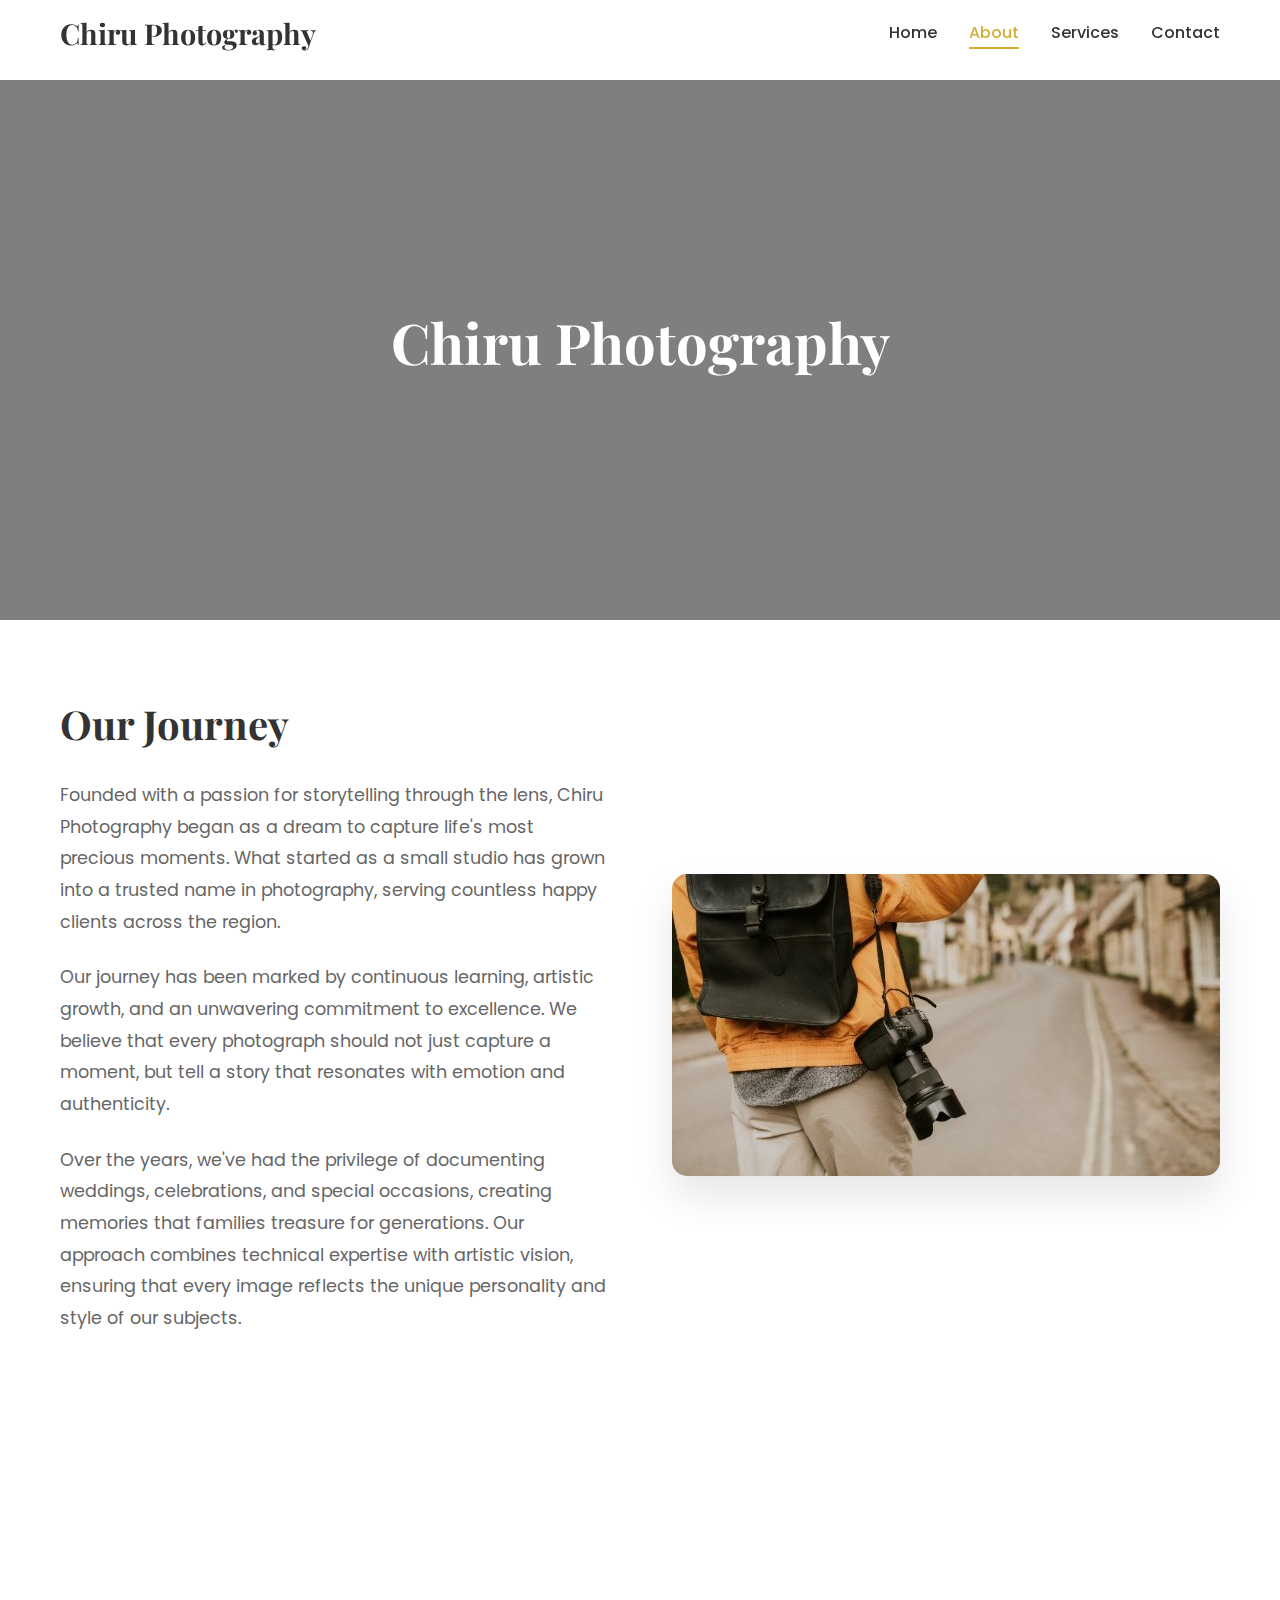
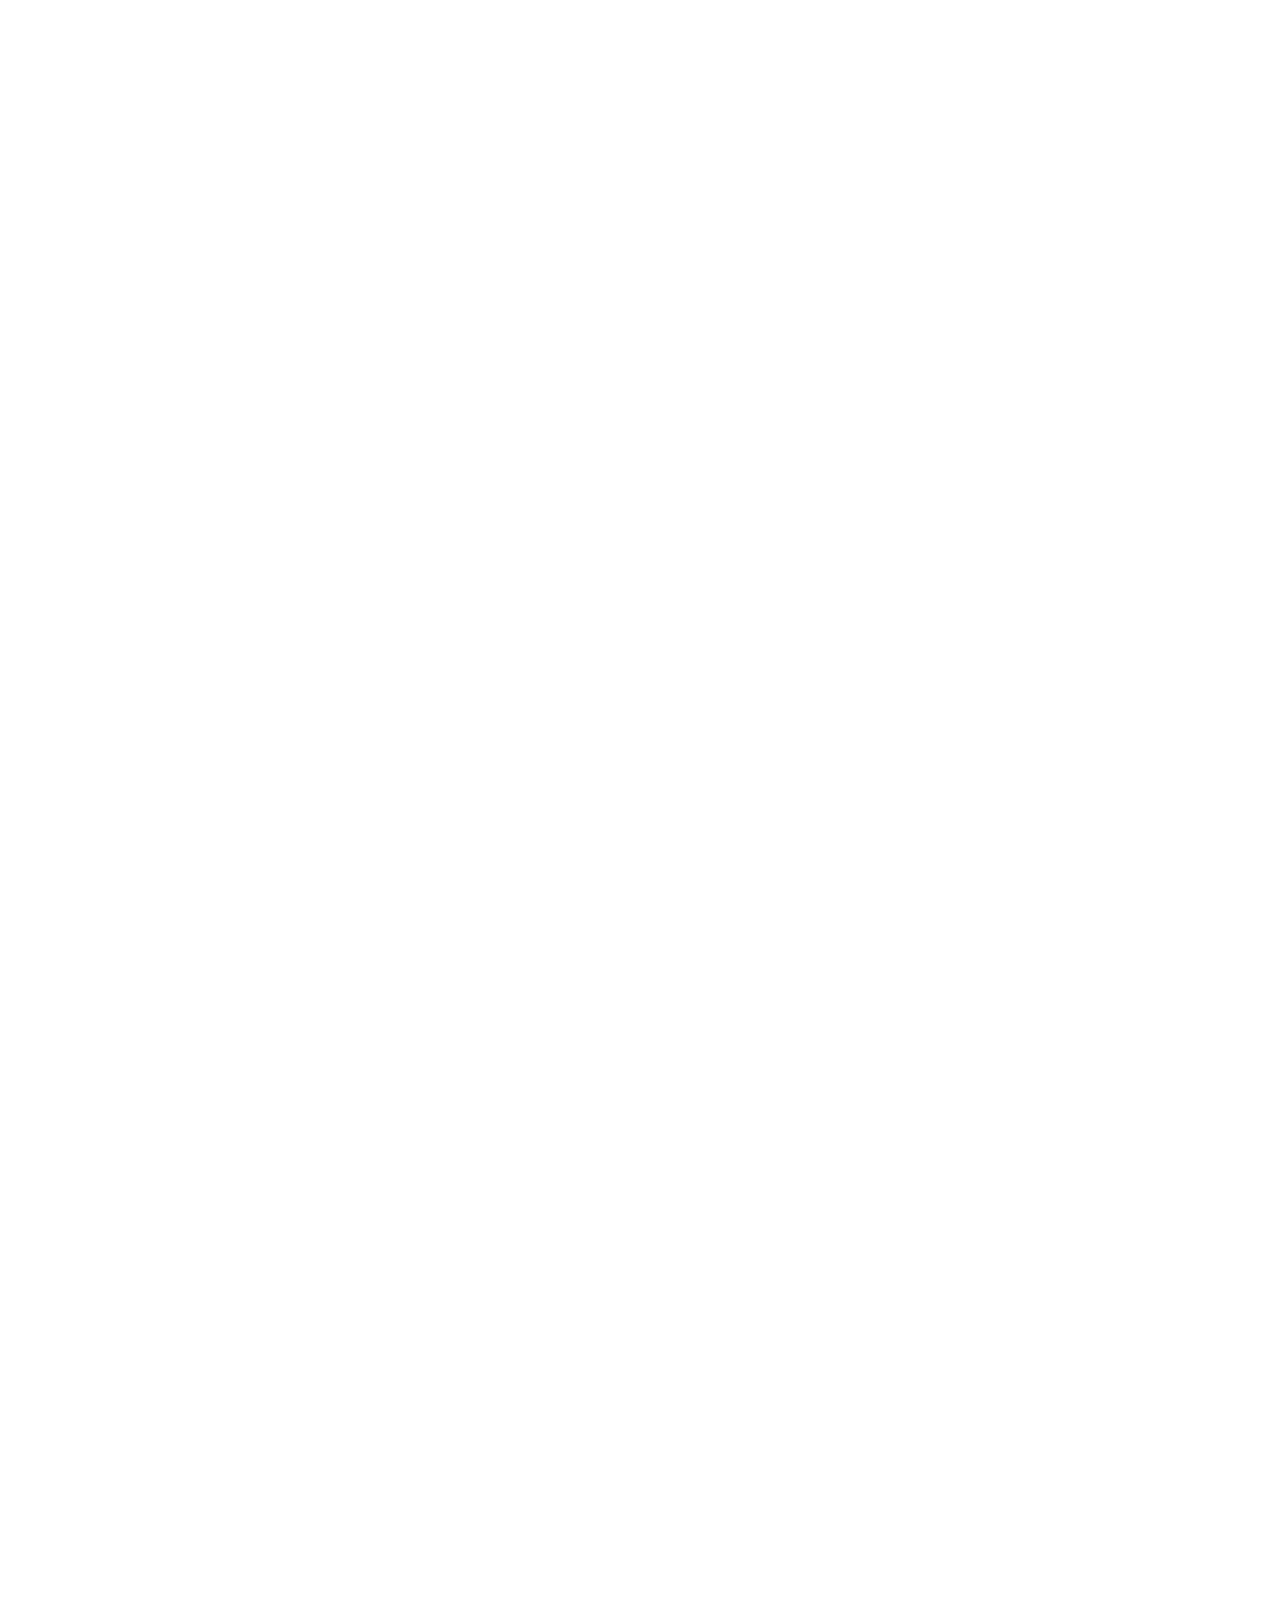
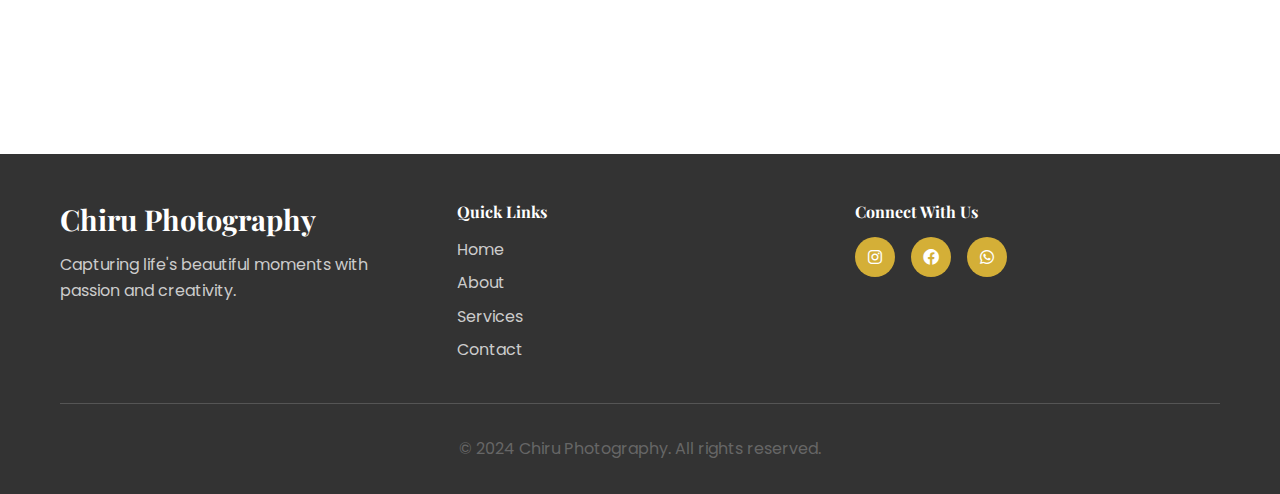
<file: about.html>
<!DOCTYPE html>
<html lang="en">
<head>
    <meta charset="UTF-8">
    <meta name="viewport" content="width=device-width, initial-scale=1.0">
    <title>About Us - Chiru Photography</title>
    <link rel="stylesheet" href="styles.css">
    <link href="https://fonts.googleapis.com/css2?family=Playfair+Display:wght@400;700&family=Poppins:wght@300;400;500;600&display=swap" rel="stylesheet">
    <link rel="stylesheet" href="https://cdnjs.cloudflare.com/ajax/libs/font-awesome/6.0.0/css/all.min.css">
</head>
<body>
    <!-- Navigation -->
    <nav class="navbar">
        <div class="nav-container">
            <div class="nav-logo">
                <h2>Chiru Photography</h2>
            </div>
            <ul class="nav-menu">
                <li class="nav-item">
                    <a href="index.html" class="nav-link">Home</a>
                </li>
                <li class="nav-item">
                    <a href="about.html" class="nav-link active">About</a>
                </li>
                <li class="nav-item">
                    <a href="services.html" class="nav-link">Services</a>
                </li>
                <li class="nav-item">
                    <a href="contact.html" class="nav-link">Contact</a>
                </li>
            </ul>
            <div class="hamburger">
                <span class="bar"></span>
                <span class="bar"></span>
                <span class="bar"></span>
            </div>
        </div>
    </nav>

    <!-- Banner Section -->
    <section class="page-banner">
        <div class="banner-overlay"></div>
        <div class="banner-content">
            <h1>Chiru Photography</h1>
        </div>
    </section>

    <!-- About Content -->
    <section class="about-content">
        <div class="container">
            <div class="about-grid">
                <div class="about-text">
                    <h2>Our Journey</h2>
                    <p>Founded with a passion for storytelling through the lens, Chiru Photography began as a dream to capture life's most precious moments. What started as a small studio has grown into a trusted name in photography, serving countless happy clients across the region.</p>
                    
                    <p>Our journey has been marked by continuous learning, artistic growth, and an unwavering commitment to excellence. We believe that every photograph should not just capture a moment, but tell a story that resonates with emotion and authenticity.</p>
                    
                    <p>Over the years, we've had the privilege of documenting weddings, celebrations, and special occasions, creating memories that families treasure for generations. Our approach combines technical expertise with artistic vision, ensuring that every image reflects the unique personality and style of our subjects.</p>
                </div>
                <div class="about-image">
                    <img src="images/dslr-camera.jpg" alt="Studio Setup">
                </div>
                
                
                
            </div>
        </div>
    </section>

    <!-- Mission & Values -->
    <section class="mission-values">
        <div class="container">
            <div class="mission-grid">
                <div class="mission-card">
                    <div class="mission-icon">
                        <i class="fas fa-heart"></i>
                    </div>
                    <h3>Our Mission</h3>
                    <p>To capture life's beautiful moments with creativity, passion, and artistic vision, creating timeless memories that families cherish forever.</p>
                </div>
                <div class="mission-card">
                    <div class="mission-icon">
                        <i class="fas fa-star"></i>
                    </div>
                    <h3>Our Values</h3>
                    <p>Authenticity, creativity, excellence, and a deep commitment to understanding and capturing the unique essence of every moment and person.</p>
                </div>
                <div class="mission-card">
                    <div class="mission-icon">
                        <i class="fas fa-camera"></i>
                    </div>
                    <h3>Our Approach</h3>
                    <p>We blend traditional photography techniques with modern artistic vision, creating images that are both timeless and contemporary.</p>
                </div>
            </div>
        </div>
    </section>

    <!-- Team Section -->
    <section class="team-section">
        <div class="container">
            <h2 class="section-title">Meet Our Lead Photographer</h2>
            <div class="team-member">
                <div class="member-image">
                    <img src="images/chiru pic.jpg" alt="Lead Photographer">

                </div>
                <div class="member-bio">
                    <h3>Chiranjeevi</h3>
                    <h4>Founder & Lead Photographer</h4>
                    <p>With over 5 years of experience in professional photography, Chiru has developed a unique style that combines artistic vision with technical excellence. His passion for storytelling through images has made him one of the most sought-after photographers in the region.</p>
                    <p>Chiru specializes in wedding photography, cultural ceremonies, and portrait sessions. His ability to capture genuine emotions and create beautiful compositions has earned him the trust and admiration of countless clients.</p>
                    <p>When not behind the camera, Chiru enjoys exploring new techniques, mentoring aspiring photographers, and spending time with his family. His dedication to his craft and commitment to client satisfaction are the cornerstones of Chiru Photography's success.</p>
                </div>
            </div>
        </div>
    </section>

    <!-- Quote Section -->
    <section class="quote-section">
        <div class="container">
            <div class="quote-content">
                <blockquote>
                    "Photography is the art of frozen time, the ability to store emotion and feelings in a frame."
                </blockquote>
            </div>
        </div>
    </section>

    <!-- CTA Section -->
    <section class="about-cta">
        <div class="container">
            <div class="cta-content">
                <h2>Ready to Create Beautiful Memories?</h2>
                <p>Explore our services and let us capture your special moments with artistry and passion.</p>
                <a href="services.html" class="cta-button">Explore Our Services</a>
            </div>
        </div>
    </section>

    <!-- Footer -->
    <footer class="footer">
        <div class="container">
            <div class="footer-content">
                <div class="footer-section">
                    <h3>Chiru Photography</h3>
                    <p>Capturing life's beautiful moments with passion and creativity.</p>
                </div>
                <div class="footer-section">
                    <h4>Quick Links</h4>
                    <ul>
                        <li><a href="index.html">Home</a></li>
                        <li><a href="about.html">About</a></li>
                        <li><a href="services.html">Services</a></li>
                        <li><a href="contact.html">Contact</a></li>
                    </ul>
                </div>
                <div class="footer-section">
                    <h4>Connect With Us</h4>
                    <div class="social-links">
                        <a href="#" class="social-link"><i class="fab fa-instagram"></i></a>
                        <a href="#" class="social-link"><i class="fab fa-facebook"></i></a>
                        <a href="https://wa.me/916302236724" class="social-link" target="_blank"><i class="fab fa-whatsapp"></i></a>
                    </div>
                </div>
            </div>
            <div class="footer-bottom">
                <p>&copy; 2024 Chiru Photography. All rights reserved.</p>
            </div>
        </div>
    </footer>

    <script src="script.js"></script>
</body>
</html>
</file>
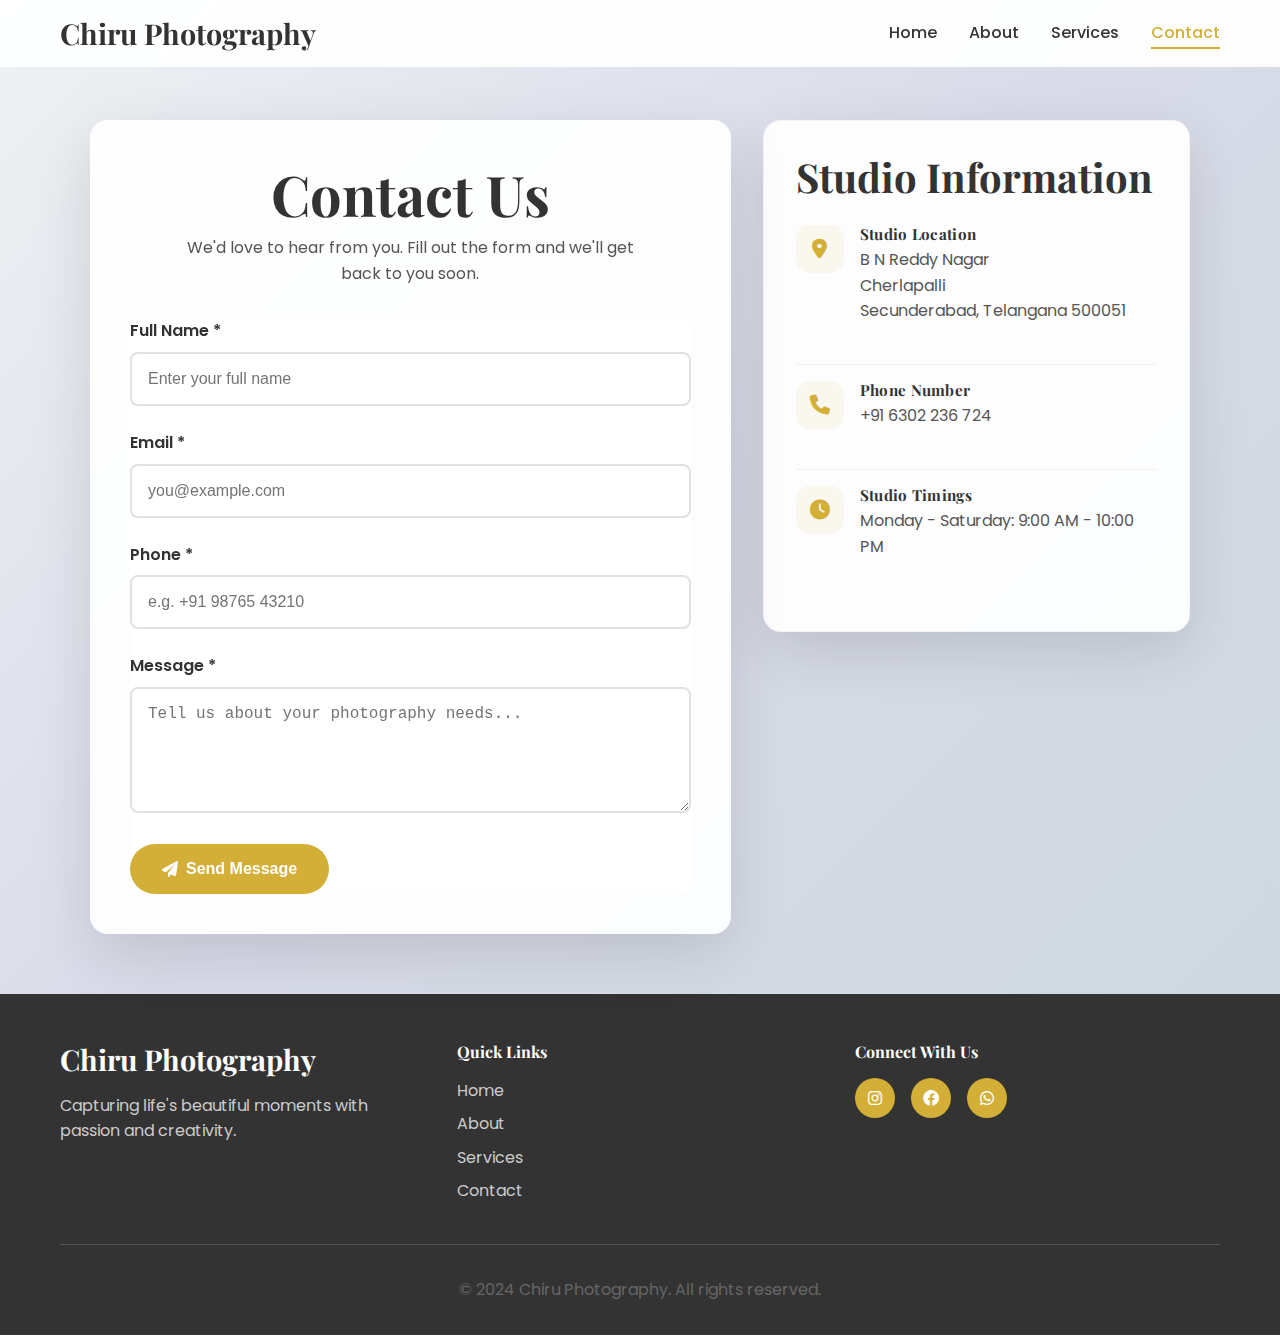
<file: contact.html>
<!DOCTYPE html>
<html lang="en">
<head>
    <meta charset="UTF-8">
    <meta name="viewport" content="width=device-width, initial-scale=1.0">
    <title>Contact Us - Chiru Photography</title>
    <link rel="stylesheet" href="styles.css">
    <link href="https://fonts.googleapis.com/css2?family=Playfair+Display:wght@400;700&family=Poppins:wght@300;400;500;600&display=swap" rel="stylesheet">
    <link rel="stylesheet" href="https://cdnjs.cloudflare.com/ajax/libs/font-awesome/6.0.0/css/all.min.css">
</head>
<body>
    <!-- Navigation -->
    <nav class="navbar">
        <div class="nav-container">
            <div class="nav-logo">
                <h2>Chiru Photography</h2>
            </div>
            <ul class="nav-menu">
                <li class="nav-item">
                    <a href="index.html" class="nav-link">Home</a>
                </li>
                <li class="nav-item">
                    <a href="about.html" class="nav-link">About</a>
                </li>
                <li class="nav-item">
                    <a href="services.html" class="nav-link">Services</a>
                </li>
                <li class="nav-item">
                    <a href="contact.html" class="nav-link active">Contact</a>
                </li>
            </ul>
            <div class="hamburger">
                <span class="bar"></span>
                <span class="bar"></span>
                <span class="bar"></span>
            </div>
        </div>
    </nav>

    <!-- Centered Contact Section -->
    <section class="contact-page-centered">
        <div class="contact-layout">
            <div class="contact-card">
                <h1>Contact Us</h1>
                <p class="contact-subtitle">We'd love to hear from you. Fill out the form and we'll get back to you soon.</p>
                <form class="contact-form" id="contactForm">
                <div class="form-group">
                    <label for="name">Full Name *</label>
                    <input type="text" id="name" name="name" placeholder="Enter your full name" required>
                    <span class="error-message" id="nameError"></span>
                </div>

                <div class="form-group">
                    <label for="email">Email *</label>
                    <input type="email" id="email" name="email" placeholder="you@example.com" required>
                    <span class="error-message" id="emailError"></span>
                </div>

                <div class="form-group">
                    <label for="phone">Phone *</label>
                    <input type="tel" id="phone" name="phone" placeholder="e.g. +91 98765 43210" required>
                    <span class="error-message" id="phoneError"></span>
                </div>

                <div class="form-group">
                    <label for="message">Message *</label>
                    <textarea id="message" name="message" rows="5" placeholder="Tell us about your photography needs..." required></textarea>
                    <span class="error-message" id="messageError"></span>
                </div>

                <button type="submit" class="submit-btn">
                    <i class="fas fa-paper-plane"></i>
                    Send Message
                </button>
                </form>
            </div>
            <aside class="contact-info">
                <h2>Studio Information</h2>

                <div class="info-item">
                    <div class="info-icon">
                        <i class="fas fa-map-marker-alt"></i>
                    </div>
                    <div class="info-content">
                        <h4>Studio Location</h4>
                        <p>B N Reddy Nagar<br> Cherlapalli<br> Secunderabad, Telangana 500051</p>
                    </div>
                </div>

                <div class="info-item">
                    <div class="info-icon">
                        <i class="fas fa-phone"></i>
                    </div>
                    <div class="info-content">
                        <h4>Phone Number</h4>
                        <p>+91 6302 236 724</p>
                    </div>
                </div>

                <div class="info-item">
                    <div class="info-icon">
                        <i class="fas fa-clock"></i>
                    </div>
                    <div class="info-content">
                        <h4>Studio Timings</h4>
                        <p>Monday - Saturday: 9:00 AM - 10:00 PM</p>
                    </div>
                </div>
            </aside>
        </div>
    </section>

    <!-- Footer -->
    <footer class="footer">
        <div class="container">
            <div class="footer-content">
                <div class="footer-section">
                    <h3>Chiru Photography</h3>
                    <p>Capturing life's beautiful moments with passion and creativity.</p>
                </div>
                <div class="footer-section">
                    <h4>Quick Links</h4>
                    <ul>
                        <li><a href="index.html">Home</a></li>
                        <li><a href="about.html">About</a></li>
                        <li><a href="services.html">Services</a></li>
                        <li><a href="contact.html">Contact</a></li>
                    </ul>
                </div>
                <div class="footer-section">
                    <h4>Connect With Us</h4>
                    <div class="social-links">
                        <a href="#" class="social-link"><i class="fab fa-instagram"></i></a>
                        <a href="#" class="social-link"><i class="fab fa-facebook"></i></a>
                        <a href="https://wa.me/916302236724" class="social-link" target="_blank"><i class="fab fa-whatsapp"></i></a>
                    </div>
                </div>
            </div>
            <div class="footer-bottom">
                <p>&copy; 2024 Chiru Photography. All rights reserved.</p>
            </div>
        </div>
    </footer>

    <script src="script.js"></script>
</body>
</html>
</file>
<file: styles.css>
/* Reset and Base Styles */
* {
    margin: 0;
    padding: 0;
    box-sizing: border-box;
}

html {
    scroll-behavior: smooth;
}

body {
    font-family: 'Poppins', sans-serif;
    line-height: 1.6;
    color: #333;
    overflow-x: hidden;
}

.container {
    max-width: 1200px;
    margin: 0 auto;
    padding: 0 20px;
}

/* Typography */
h1, h2, h3, h4, h5, h6 {
    font-family: 'Playfair Display', serif;
    font-weight: 700;
    line-height: 1.2;
}

h1 {
    font-size: 3.5rem;
    margin-bottom: 1rem;
}

h2 {
    font-size: 2.5rem;
    margin-bottom: 1.5rem;
}

h3 {
    font-size: 1.8rem;
    margin-bottom: 1rem;
}

p {
    margin-bottom: 1rem;
    color: #666;
}

/* Navigation */
.navbar {
    position: fixed;
    top: 0;
    width: 100%;
    background: rgba(255, 255, 255, 0.95);
    backdrop-filter: blur(10px);
    z-index: 1000;
    padding: 1rem 0;
    transition: all 0.3s ease;
}

.nav-container {
    max-width: 1200px;
    margin: 0 auto;
    padding: 0 20px;
    display: flex;
    justify-content: space-between;
    align-items: center;
}

.nav-logo h2 {
    font-family: 'Playfair Display', serif;
    color: #333;
    font-size: 1.8rem;
    margin: 0;
}

.nav-menu {
    display: flex;
    list-style: none;
    gap: 2rem;
}

.nav-link {
    text-decoration: none;
    color: #333;
    font-weight: 500;
    transition: color 0.3s ease;
    position: relative;
}

.nav-link:hover,
.nav-link.active {
    color: #d4af37;
}

.nav-link::after {
    content: '';
    position: absolute;
    bottom: -5px;
    left: 0;
    width: 0;
    height: 2px;
    background: #d4af37;
    transition: width 0.3s ease;
}

.nav-link:hover::after,
.nav-link.active::after {
    width: 100%;
}

.hamburger {
    display: none;
    flex-direction: column;
    cursor: pointer;
}

.bar {
    width: 25px;
    height: 3px;
    background: #333;
    margin: 3px 0;
    transition: 0.3s;
}

/* Hero Section */
.hero {
    height: 100vh;
    background: linear-gradient(rgba(0, 0, 0, 0.4), rgba(0, 0, 0, 0.4)),
    url('../images/indian-photographer-with-camera-pastel-wall (1).jpg');
    background-size: cover;
    background-position: center;
    background-attachment: fixed;
    display: flex;
    align-items: center;
    justify-content: center;
    text-align: center;
    color: white;
    position: relative;
}

.hero-overlay {
    position: absolute;
    top: 0;
    left: 0;
    right: 0;
    bottom: 0;
    background: linear-gradient(45deg, rgba(99, 98, 98, 0.5), rgba(0, 0, 0, 0.3));
}

.hero-content {
    position: relative;
    z-index: 2;
    max-width: 800px;
    padding: 0 20px;
}

.hero-title {
    font-size: 4rem;
    margin-bottom: 1rem;
    animation: fadeInUp 1s ease;
}

.hero-subtitle {
    font-size: 1.5rem;
    margin-bottom: 2rem;
    animation: fadeInUp 1s ease 0.3s both;
}

/* Intro Section */
.intro {
    padding: 5rem 0;
    background: #f9f9f9;
}

.intro-content {
    text-align: center;
    max-width: 800px;
    margin: 0 auto;
}

.intro-content h2 {
    color: #333;
    margin-bottom: 2rem;
}

.intro-content p {
    font-size: 1.1rem;
    line-height: 1.8;
    color: #ffffff;
}

/* Intro Section */
.intro {
    padding: 5rem 0;
    background: #f9f9f9;
}

.intro-content {
    text-align: center;
    max-width: 800px;
    margin: 0 auto;
}

.intro-content h2 {
    color: #333;
    margin-bottom: 2rem;
}

.intro-content p {
    font-size: 1.1rem;
    line-height: 1.8;
    color: #666;
}

/* Text + Media Section */
.text-media {
    padding: 5rem 0;
}

.text-media-grid {
    display: grid;
    grid-template-columns: 1fr 1fr;
    gap: 4rem;
    align-items: center;
}

.text-content h2 {
    color: #333;
    margin-bottom: 2rem;
}

.text-content p {
    font-size: 1.1rem;
    line-height: 1.8;
    margin-bottom: 1.5rem;
}

.media-content {
    position: relative;
}

.image-gallery {
    position: relative;
    overflow: hidden;
    border-radius: 10px;
    box-shadow: 0 20px 40px rgba(0, 0, 0, 0.1);
}

.gallery-image {
    width: 100%;
    height: 550px;
    object-fit: cover;
    transition: all 0.5s ease;
    opacity: 0;
    transform: translateY(30px) scale(0.95);
    animation: imageReveal 1s ease forwards;
}

.image-gallery:hover .gallery-image {
    transform: scale(1.08) translateY(-5px);
    box-shadow: 0 25px 50px rgba(0, 0, 0, 0.2);
}

@keyframes imageReveal {
    0% {
        opacity: 0;
        transform: translateY(30px) scale(0.95);
    }
    100% {
        opacity: 1;
        transform: translateY(0) scale(1);
    }
}

/* Add a subtle glow effect on hover */
.image-gallery::before {
    content: '';
    position: absolute;
    top: 0;
    left: 0;
    right: 0;
    bottom: 0;
    background: linear-gradient(45deg, rgba(212, 175, 55, 0.1), transparent);
    opacity: 0;
    transition: opacity 0.3s ease;
    border-radius: 10px;
    pointer-events: none;
}

.image-gallery:hover::before {
    opacity: 1;
}

/* Before After Gallery Styles */
.before-after-gallery {
    display: flex;
    flex-direction: column;
    gap: 30px;
}

.before-after-container {
    display: grid;
    grid-template-columns: 1fr 1fr;
    gap: 20px;
    background: white;
    border-radius: 15px;
    padding: 20px;
    box-shadow: 0 10px 30px rgba(0, 0, 0, 0.1);
    transition: transform 0.3s ease, box-shadow 0.3s ease;
}

.before-after-container:hover {
    transform: translateY(-5px);
    box-shadow: 0 15px 40px rgba(0, 0, 0, 0.15);
}

.before-after-item {
    position: relative;
    border-radius: 10px;
    overflow: hidden;
    box-shadow: 0 5px 15px rgba(0, 0, 0, 0.1);
}

.image-label {
    position: absolute;
    top: 15px;
    left: 15px;
    background: rgba(0, 0, 0, 0.7);
    color: white;
    padding: 8px 16px;
    border-radius: 20px;
    font-size: 0.9rem;
    font-weight: 600;
    z-index: 2;
    backdrop-filter: blur(10px);
}

.before-image,
.after-image {
    width: 100%;
    height: 200px;
    object-fit: cover;
    transition: transform 0.3s ease;
}

.before-image:hover,
.after-image:hover {
    transform: scale(1.05);
}

/* Services Section */
.services {
    padding: 5rem 0;
    background: #f9f9f9;
}

.section-title {
    text-align: center;
    color: #333;
    margin-bottom: 3rem;
}

.services-grid {
    display: grid;
    grid-template-columns: repeat(auto-fit, minmax(300px, 1fr));
    gap: 2rem;
}

.service-card {
    background: white;
    border-radius: 15px;
    overflow: hidden;
    box-shadow: 0 10px 30px rgba(0, 0, 0, 0.1);
    transition: transform 0.3s ease, box-shadow 0.3s ease;
    display: flex;
    flex-direction: column;
    height: 100%;
}

.service-card:hover {
    transform: translateY(-10px);
    box-shadow: 0 20px 40px rgba(0, 0, 0, 0.15);
}

.service-image {
    height: 250px;
    overflow: hidden;
}

.service-image img {
    width: 100%;
    height: 100%;
    object-fit: cover;
    transition: transform 0.3s ease;
}

.service-card:hover .service-image img {
    transform: scale(1.1);
}

.service-content {
    padding: 2rem;
    display: flex;
    flex-direction: column;
    flex: 1;
}

.service-content h3 {
    color: #333;
    margin-bottom: 1rem;
}

.service-content p {
    color: #666;
    line-height: 1.6;
    text-align: justify;
}

/* CTA Section */
.cta-section {
    padding: 5rem 0;
    background: linear-gradient(135deg, #9599a8 0%, #764ba2 100%);
    color: white;
    text-align: center;
}

.cta-content h2 {
    font-size: 2.5rem;
    margin-bottom: 1rem;
    font-style: italic;
}

.cta-content p {
    font-size: 1.2rem;
    margin-bottom: 2rem;
    color: rgba(255, 255, 255, 0.9);
}

.cta-button {
    display: inline-block;
    padding: 1rem 2rem;
    background: #d4af37;
    color: white;
    text-decoration: none;
    border-radius: 50px;
    font-weight: 600;
    transition: all 0.3s ease;
    border: 2px solid #d4af37;
}

.cta-button:hover {
    background: transparent;
    color: #d4af37;
    transform: translateY(-2px);
}

/* Page Banner */
.page-banner {
    height: 60vh;
    background: linear-gradient(rgba(0, 0, 0, 0.5), rgba(0, 0, 0, 0.5)),
                url('https://images.unsplash.com/photo-1492691527719-9d1e07e534b4?ixlib=rb-4.0.3&ixid=M3wxMjA3fDB8MHxwaG90by1wYWdlfHx8fGVufDB8fHx8fA%3D%3D&auto=format&fit=crop&w=2000&q=80');
    background-size: cover;
    background-position: center;
    display: flex;
    align-items: center;
    justify-content: center;
    text-align: center;
    color: white;
    margin-top: 80px;
}

.banner-content h1 {
    font-size: 3.5rem;
    margin-bottom: 1rem;
}

.banner-content p {
    font-size: 1.2rem;
    color: rgba(255, 255, 255, 0.9);
}

/* About Page Styles */
.about-content {
    padding: 5rem 0;
}

.about-grid {
    display: grid;
    grid-template-columns: 1fr 1fr;
    gap: 4rem;
    align-items: center;
}

.about-text h2 {
    color: #333;
    margin-bottom: 2rem;
}

.about-text p {
    font-size: 1.1rem;
    line-height: 1.8;
    margin-bottom: 1.5rem;
}

.about-image img {
    width: 100%;
    border-radius: 15px;
    box-shadow: 0 20px 40px rgba(0, 0, 0, 0.1);
}

.mission-values {
    padding: 5rem 0;
    background: #f9f9f9;
}

.mission-grid {
    display: grid;
    grid-template-columns: repeat(auto-fit, minmax(300px, 1fr));
    gap: 2rem;
}

.mission-card {
    background: white;
    padding: 2.5rem;
    border-radius: 15px;
    text-align: center;
    box-shadow: 0 10px 30px rgba(0, 0, 0, 0.1);
    transition: transform 0.3s ease;
}

.mission-card:hover {
    transform: translateY(-5px);
}

.mission-icon {
    font-size: 3rem;
    color: #d4af37;
    margin-bottom: 1.5rem;
}

.mission-card h3 {
    color: #333;
    margin-bottom: 1rem;
}

.team-section {
    padding: 5rem 0;
}

.team-member {
    display: grid;
    grid-template-columns: 1fr 2fr;
    gap: 3rem;
    align-items: center;
}

.member-image img {
    width: 100%;
    border-radius: 15px;
    box-shadow: 0 20px 40px rgba(0, 0, 0, 0.1);
}

.member-bio h3 {
    color: #333;
    margin-bottom: 0.5rem;
}

.member-bio h4 {
    color: #d4af37;
    font-size: 1.2rem;
    margin-bottom: 1.5rem;
}

.member-bio p {
    font-size: 1.1rem;
    line-height: 1.8;
    margin-bottom: 1.5rem;
}

.quote-section {
    padding: 5rem 0;
    background: linear-gradient(135deg, #667eea 0%, #764ba2 100%);
    color: white;
    text-align: center;
}

.quote-content blockquote {
    font-size: 2rem;
    font-style: italic;
    margin-bottom: 1rem;
    line-height: 1.4;
}

.quote-content cite {
    font-size: 1.1rem;
    opacity: 0.8;
}

.about-cta {
    padding: 5rem 0;
    background: #f9f9f9;
    text-align: center;
}

/* Services Page Styles */
.services-page {
    padding: 5rem 0;
}

.services-page .service-card {
    margin-bottom: 2rem;
}

.book-now-btn {
    display: inline-block;
    padding: 0.8rem 1.5rem;
    background: #d4af37;
    color: white;
    text-decoration: none;
    border-radius: 25px;
    font-weight: 600;
    transition: all 0.3s ease;
    margin-top: 1rem;
}

/* Ensure service page buttons align at the bottom of each card */
.service-content .book-now-btn {
    margin-top: auto;
    align-self: flex-start;
}

.book-now-btn:hover {
    background: #c19b2e;
    transform: translateY(-2px);
}

.additional-services {
    padding: 5rem 0;
    background: #f9f9f9;
}

.additional-grid {
    display: grid;
    grid-template-columns: repeat(auto-fit, minmax(250px, 1fr));
    gap: 2rem;
}

.additional-card {
    background: white;
    padding: 2rem;
    border-radius: 15px;
    text-align: center;
    box-shadow: 0 10px 30px rgba(0, 0, 0, 0.1);
    transition: transform 0.3s ease;
}

.additional-card:hover {
    transform: translateY(-5px);
}

.additional-icon {
    font-size: 2.5rem;
    color: #d4af37;
    margin-bottom: 1rem;
}

.additional-card h3 {
    color: #333;
    margin-bottom: 1rem;
}

.testimonials {
    padding: 5rem 0;
}

.testimonials-grid {
    display: grid;
    grid-template-columns: repeat(auto-fit, minmax(300px, 1fr));
    gap: 2rem;
}

.testimonial-card {
    background: white;
    padding: 2rem;
    border-radius: 15px;
    box-shadow: 0 10px 30px rgba(0, 0, 0, 0.1);
    transition: transform 0.3s ease;
}

.testimonial-card:hover {
    transform: translateY(-5px);
}

.testimonial-content p {
    font-style: italic;
    font-size: 1.1rem;
    line-height: 1.6;
    margin-bottom: 1.5rem;
}

.testimonial-author h4 {
    color: #333;
    margin-bottom: 0.5rem;
}

.testimonial-author span {
    color: #d4af37;
    font-weight: 500;
}

.services-cta {
    padding: 5rem 0;
    background: linear-gradient(135deg, #667eea 0%, #764ba2 100%);
    color: white;
    text-align: center;
}

/* Contact Page Styles */
.contact-section {
    padding: 5rem 0;
}

.contact-grid {
    display: grid;
    grid-template-columns: 2fr 1fr;
    gap: 4rem;
}

.contact-form-container h2 {
    color: #333;
    margin-bottom: 2rem;
}

.contact-form {
    background: white;
    padding: 2rem;
    border-radius: 15px;
    box-shadow: 0 10px 30px rgba(0, 0, 0, 0.1);
}

.form-group {
    margin-bottom: 1.5rem;
}

.form-group label {
    display: block;
    margin-bottom: 0.5rem;
    font-weight: 600;
    color: #333;
}

.form-group input,
.form-group select,
.form-group textarea {
    width: 100%;
    padding: 1rem;
    border: 2px solid #e1e1e1;
    border-radius: 8px;
    font-size: 1rem;
    transition: border-color 0.3s ease;
}

.form-group input:focus,
.form-group select:focus,
.form-group textarea:focus {
    outline: none;
    border-color: #d4af37;
}

.error-message {
    color: #e74c3c;
    font-size: 0.9rem;
    margin-top: 0.5rem;
    display: block;
}

.submit-btn {
    background: #d4af37;
    color: white;
    padding: 1rem 2rem;
    border: none;
    border-radius: 50px;
    font-size: 1rem;
    font-weight: 600;
    cursor: pointer;
    transition: all 0.3s ease;
    display: flex;
    align-items: center;
    gap: 0.5rem;
}

.submit-btn:hover {
    background: #c19b2e;
    transform: translateY(-2px);
}

.contact-info {
    background: white;
    padding: 2rem;
    border-radius: 15px;
    box-shadow: 0 10px 30px rgba(0, 0, 0, 0.1);
    height: fit-content;
}

.contact-info h2 {
    color: #333;
    margin-bottom: 2rem;
}

.info-item {
    display: flex;
    align-items: flex-start;
    margin-bottom: 2rem;
    gap: 1rem;
}

.info-icon {
    font-size: 1.5rem;
    color: #d4af37;
    margin-top: 0.2rem;
}

.info-content h4 {
    color: #333;
    margin-bottom: 0.5rem;
}

.info-content p {
    color: #666;
    line-height: 1.6;
    margin: 0;
}

.social-contact {
    margin-top: 2rem;
}

.social-contact h4 {
    color: #333;
    margin-bottom: 1rem;
}

.social-links {
    display: flex;
    gap: 1rem;
}

.social-link {
    display: flex;
    align-items: center;
    justify-content: center;
    width: 40px;
    height: 40px;
    background: #d4af37;
    color: white;
    border-radius: 50%;
    text-decoration: none;
    transition: all 0.3s ease;
}

.social-link:hover {
    background: #c19b2e;
    transform: translateY(-2px);
}

.map-section {
    padding: 5rem 0;
    background: #f9f9f9;
}

.map-container {
    background: white;
    border-radius: 15px;
    overflow: hidden;
    box-shadow: 0 10px 30px rgba(0, 0, 0, 0.1);
}

.map-placeholder {
    height: 400px;
    display: flex;
    flex-direction: column;
    align-items: center;
    justify-content: center;
    text-align: center;
    background: #f8f9fa;
    color: #666;
}

.map-placeholder i {
    font-size: 3rem;
    color: #d4af37;
    margin-bottom: 1rem;
}

.map-placeholder h3 {
    color: #333;
    margin-bottom: 1rem;
}

.faq-section {
    padding: 5rem 0;
}

.faq-grid {
    display: grid;
    grid-template-columns: repeat(auto-fit, minmax(300px, 1fr));
    gap: 2rem;
}

.faq-item {
    background: white;
    padding: 2rem;
    border-radius: 15px;
    box-shadow: 0 10px 30px rgba(0, 0, 0, 0.1);
    transition: transform 0.3s ease;
}

.faq-item:hover {
    transform: translateY(-5px);
}

.faq-item h3 {
    color: #333;
    margin-bottom: 1rem;
}

.faq-item p {
    color: #666;
    line-height: 1.6;
}

/* Centered Contact Page (modern, gradient background) */
.contact-page-centered {
    min-height: 100vh;
    padding: 120px 20px 60px; /* account for fixed navbar */
    display: flex;
    align-items: center;
    justify-content: center;
    background: linear-gradient(135deg, #eef2f3 0%, #d9dbe9 50%, #cfd9df 100%);
}

.contact-layout {
    width: 100%;
    max-width: 1100px;
    display: grid;
    grid-template-columns: 3fr 2fr;
    gap: 2rem;
    align-items: start;
}

.contact-card {
    width: 100%;
    background: #ffffffee;
    border-radius: 18px;
    box-shadow: 0 20px 60px rgba(0, 0, 0, 0.12);
    padding: 2.5rem;
    backdrop-filter: blur(4px);
}

.contact-card h1 {
    text-align: center;
    margin-bottom: 0.5rem;
}

.contact-subtitle {
    text-align: center;
    margin: 0 auto 2rem;
    max-width: 46ch;
    color: #555;
}

.contact-card .contact-form {
    background: #fff;
    padding: 0; /* parent card already has padding */
    box-shadow: none;
}

/* Modernized right-side info panel on contact page */
.contact-page-centered .contact-info {
    background: #ffffffee;
    border-radius: 18px;
    box-shadow: 0 20px 60px rgba(0, 0, 0, 0.12);
    padding: 2rem;
    border: 1px solid rgba(0, 0, 0, 0.04);
}

.contact-page-centered .contact-info h2 {
    margin-bottom: 1rem;
}

.contact-page-centered .info-item {
    display: grid;
    grid-template-columns: 48px 1fr;
    gap: 1rem;
    align-items: start;
    padding: 0.5rem 0;
}

.contact-page-centered .info-item + .info-item {
    border-top: 1px solid #f0f0f0;
    margin-top: 0.5rem;
    padding-top: 1rem;
}

.contact-page-centered .info-icon {
    width: 48px;
    height: 48px;
    border-radius: 14px;
    background: rgba(212, 175, 55, 0.08);
    color: #d4af37;
    display: flex;
    align-items: center;
    justify-content: center;
    font-size: 1.25rem;
    margin-top: 0; /* override base */
}

.contact-page-centered .info-content h4 {
    font-size: 0.95rem;
    font-weight: 700;
    letter-spacing: 0.3px;
    color: #333;
    margin-bottom: 0.25rem;
}

.contact-page-centered .info-content p {
    margin: 0;
    color: #555;
    line-height: 1.6;
}

@media (max-width: 600px) {
    .contact-card {
        padding: 1.5rem;
        border-radius: 14px;
    }
}

@media (max-width: 900px) {
    .contact-layout {
        grid-template-columns: 1fr;
    }
}

/* Footer */
.footer {
    background: #333;
    color: white;
    padding: 3rem 0 1rem;
}

.footer-content {
    display: grid;
    grid-template-columns: repeat(auto-fit, minmax(250px, 1fr));
    gap: 2rem;
    margin-bottom: 2rem;
}

.footer-section h3,
.footer-section h4 {
    color: white;
    margin-bottom: 1rem;
}

.footer-section p {
    color: #ccc;
    line-height: 1.6;
}

.footer-section ul {
    list-style: none;
}

.footer-section ul li {
    margin-bottom: 0.5rem;
}

.footer-section ul li a {
    color: #ccc;
    text-decoration: none;
    transition: color 0.3s ease;
}

.footer-section ul li a:hover {
    color: #d4af37;
}

.footer-bottom {
    text-align: center;
    padding-top: 2rem;
    border-top: 1px solid #555;
    color: #ccc;
}

/* Animations */
@keyframes fadeInUp {
    from {
        opacity: 0;
        transform: translateY(30px);
    }
    to {
        opacity: 1;
        transform: translateY(0);
    }
}

@keyframes slideInLeft {
    from {
        opacity: 0;
        transform: translateX(-30px);
    }
    to {
        opacity: 1;
        transform: translateX(0);
    }
}

@keyframes slideInRight {
    from {
        opacity: 0;
        transform: translateX(30px);
    }
    to {
        opacity: 1;
        transform: translateX(0);
    }
}

/* Responsive Design */
@media (max-width: 768px) {
    .hamburger {
        display: flex;
    }

    .nav-menu {
        position: fixed;
        left: -100%;
        top: 70px;
        flex-direction: column;
        background-color: white;
        width: 100%;
        text-align: center;
        transition: 0.3s;
        box-shadow: 0 10px 27px rgba(0, 0, 0, 0.05);
        padding: 2rem 0;
    }

    .nav-menu.active {
        left: 0;
    }

    .nav-menu li {
        margin: 1rem 0;
    }

    .hero-title {
        font-size: 2.5rem;
    }

    .hero-subtitle {
        font-size: 1.2rem;
    }

    .text-media-grid,
    .about-grid,
    .team-member,
    .contact-grid {
        grid-template-columns: 1fr;
        gap: 2rem;
    }
    
    .before-after-container {
        grid-template-columns: 1fr;
        gap: 15px;
    }
    
    .before-after-gallery {
        gap: 20px;
    }

    .services-grid {
        grid-template-columns: 1fr;
    }

    .mission-grid {
        grid-template-columns: 1fr;
    }

    .additional-grid {
        grid-template-columns: 1fr;
    }

    .testimonials-grid {
        grid-template-columns: 1fr;
    }

    .faq-grid {
        grid-template-columns: 1fr;
    }

    .footer-content {
        grid-template-columns: 1fr;
        text-align: center;
    }

    h1 {
        font-size: 2.5rem;
    }

    h2 {
        font-size: 2rem;
    }

    .container {
        padding: 0 15px;
    }
}

@media (max-width: 480px) {
    .hero-title {
        font-size: 2rem;
    }

    .hero-subtitle {
        font-size: 1rem;
    }

    .banner-content h1 {
        font-size: 2.5rem;
    }

    .cta-content h2 {
        font-size: 2rem;
    }

    .quote-content blockquote {
        font-size: 1.5rem;
    }

    .contact-form {
        padding: 1.5rem;
    }

    .contact-info {
        padding: 1.5rem;
    }
}

/* Smooth scrolling and additional enhancements */
.section-title {
    position: relative;
    text-align: center;
    margin-bottom: 3rem;
}

.section-title::after {
    content: '';
    position: absolute;
    bottom: -10px;
    left: 50%;
    transform: translateX(-50%);
    width: 60px;
    height: 3px;
    background: #d4af37;
}

/* Loading animation for images */
.service-image img,
.gallery-image,
.about-image img,
.member-image img {
    opacity: 0;
    animation: fadeIn 0.5s ease forwards;
}

@keyframes fadeIn {
    to {
        opacity: 1;
    }
}

/* Hover effects for cards */
.service-card,
.mission-card,
.additional-card,
.testimonial-card,
.faq-item {
    position: relative;
    overflow: hidden;
}

.service-card::before,
.mission-card::before,
.additional-card::before,
.testimonial-card::before,
.faq-item::before {
    content: '';
    position: absolute;
    top: 0;
    left: -100%;
    width: 100%;
    height: 100%;
    background: linear-gradient(90deg, transparent, rgba(212, 175, 55, 0.1), transparent);
    transition: left 0.5s ease;
}

.service-card:hover::before,
.mission-card:hover::before,
.additional-card:hover::before,
.testimonial-card:hover::before,
.faq-item:hover::before {
    left: 100%;
}
</file>
